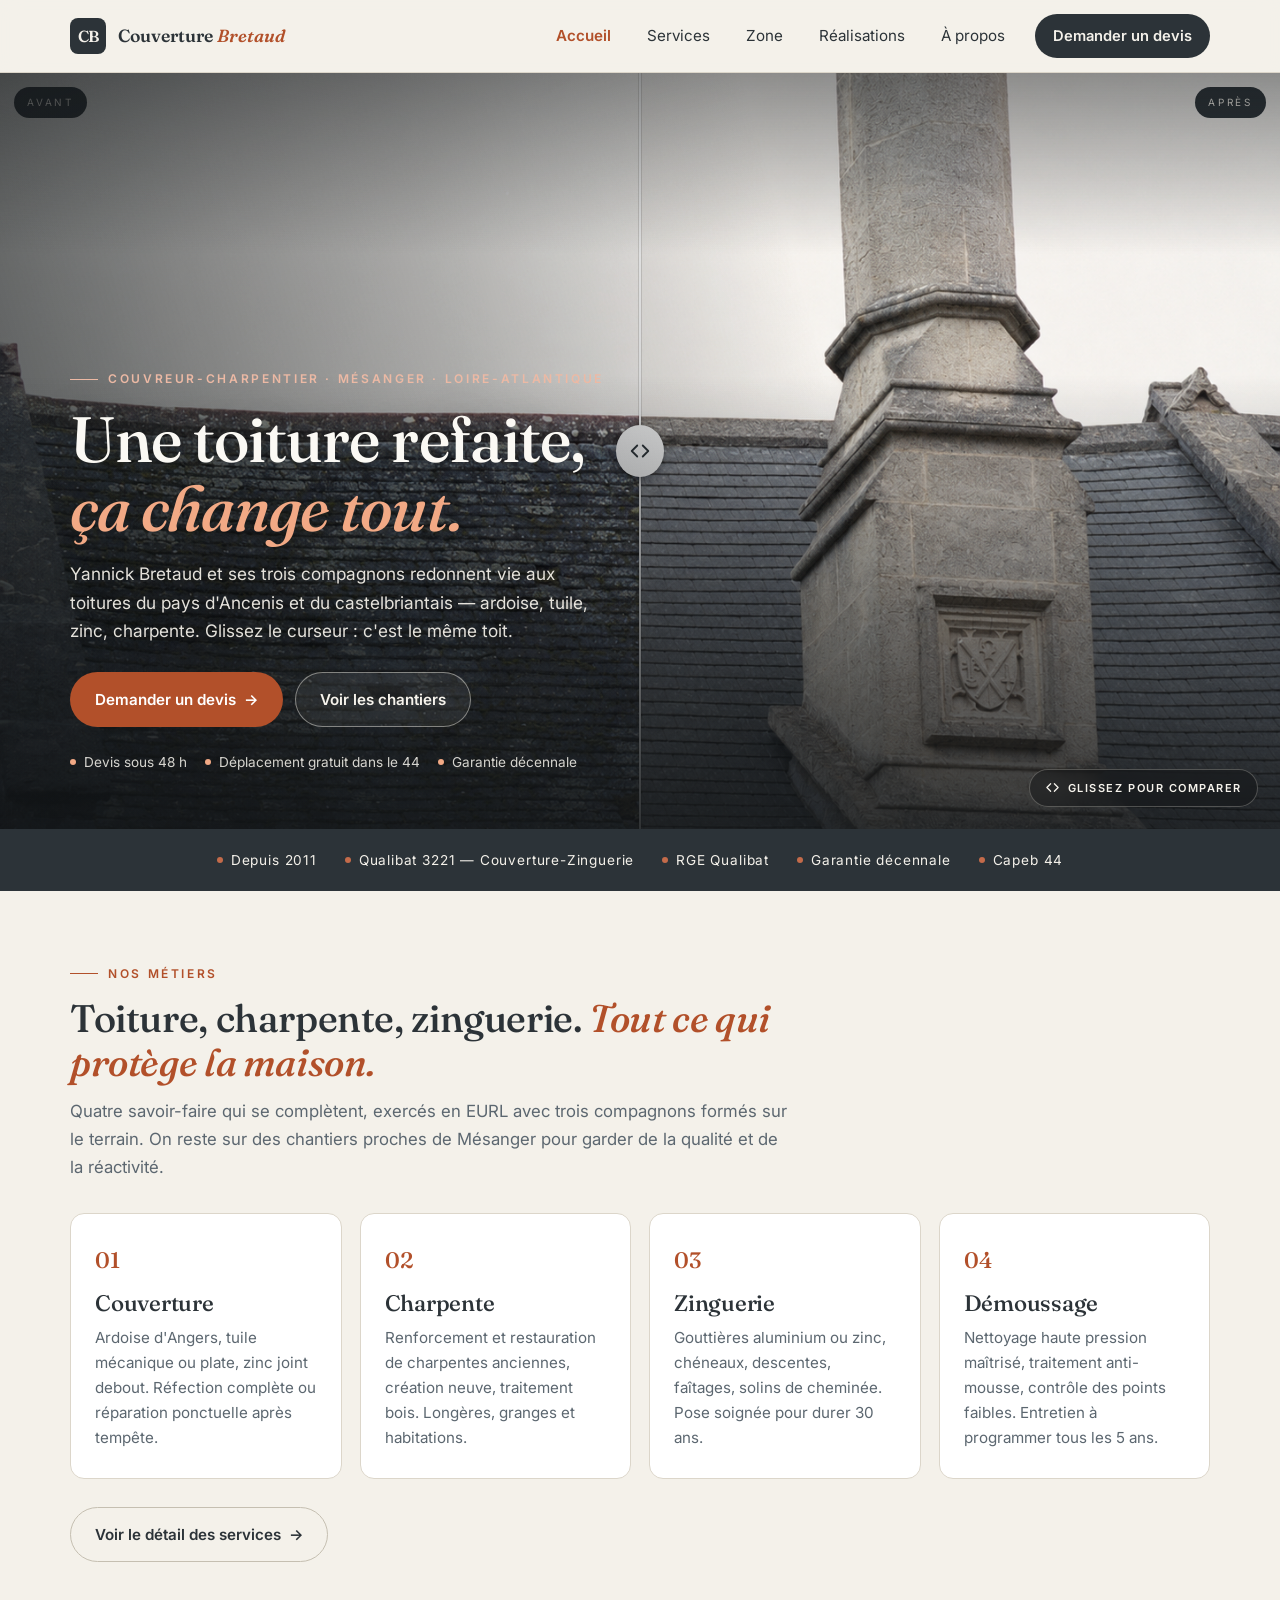
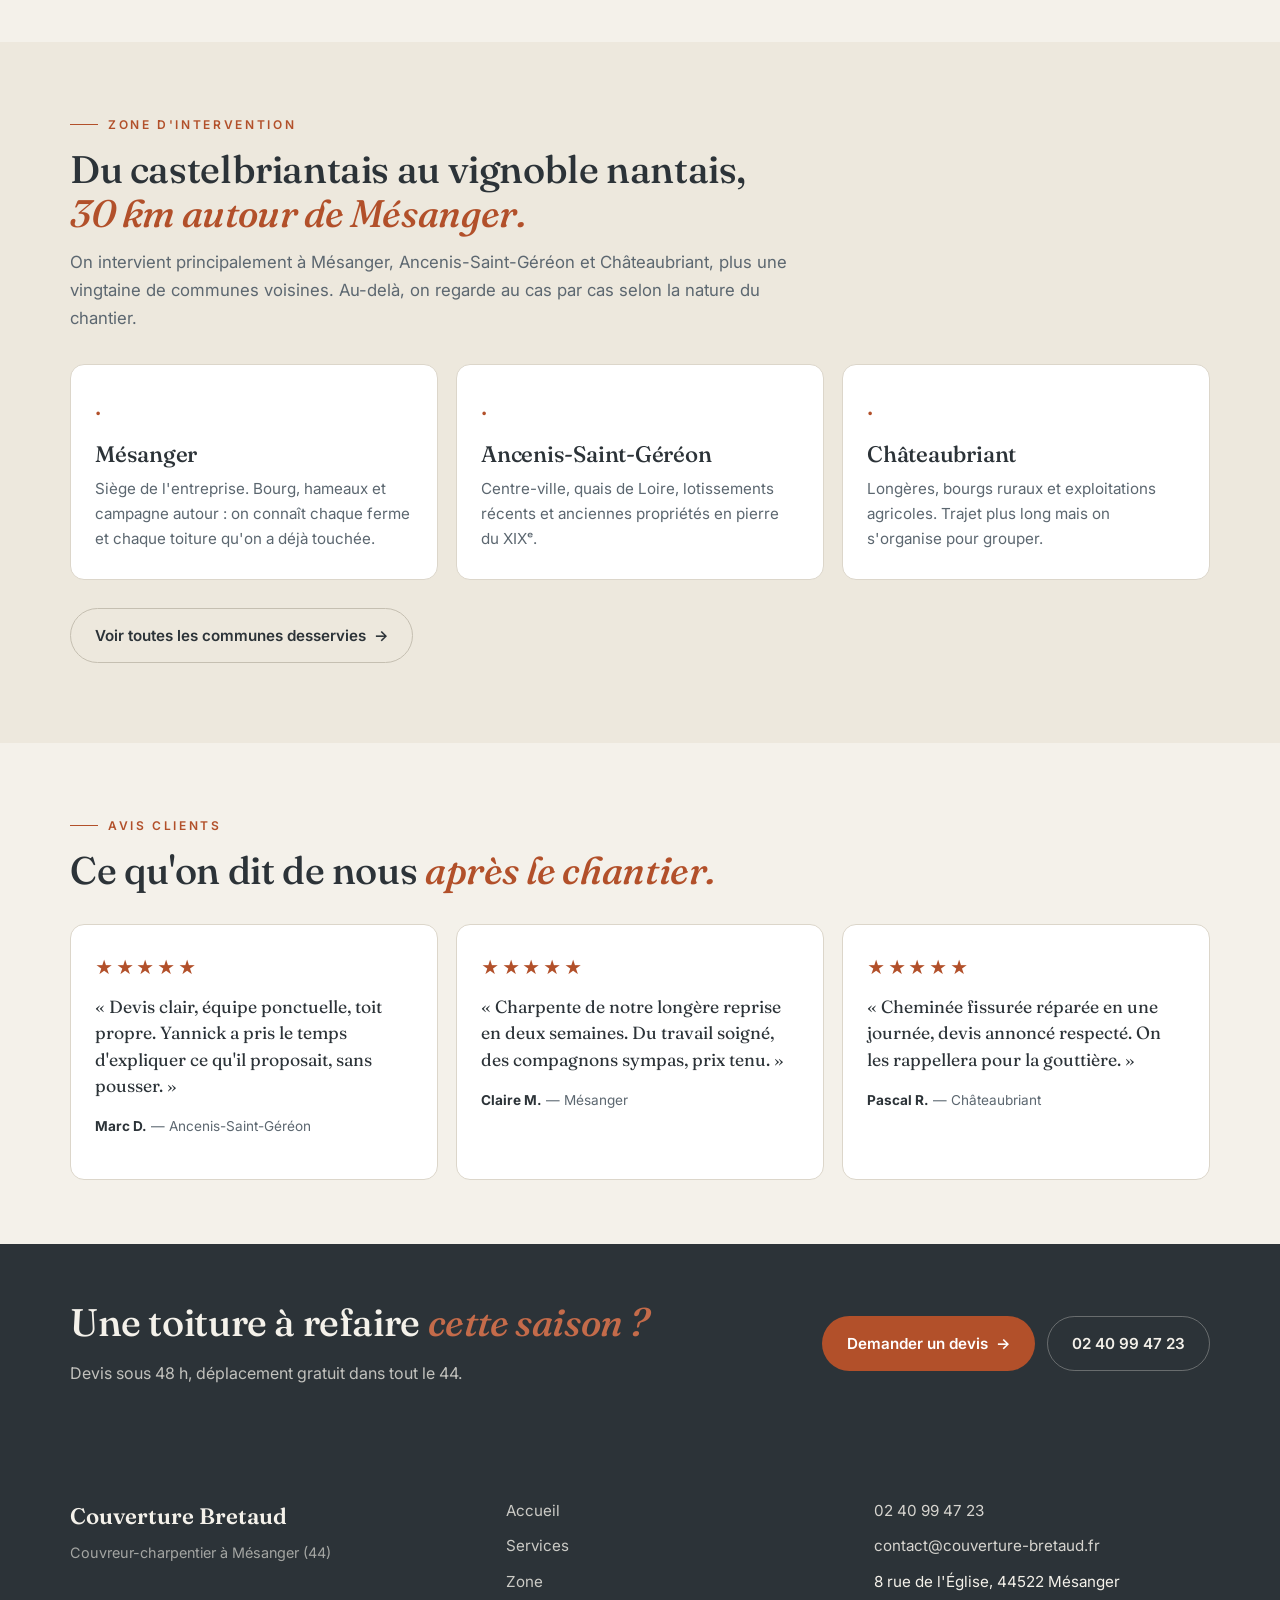
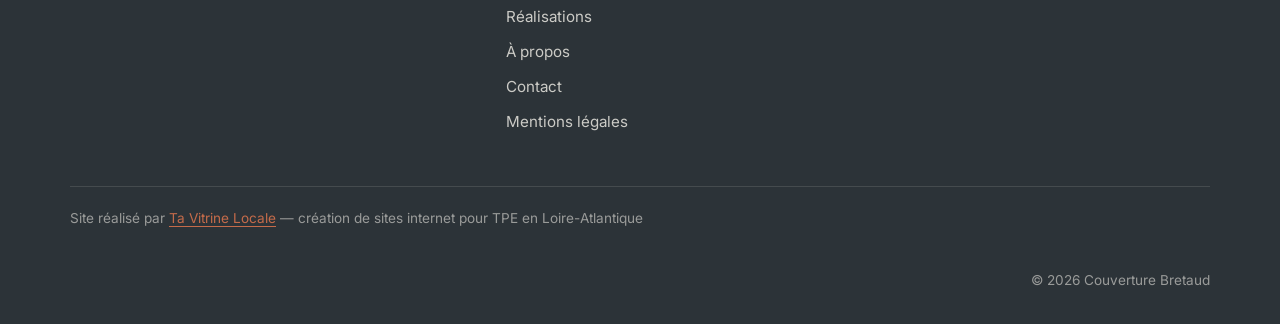
<file: index.html>
<!DOCTYPE html>
<html lang="fr">
<head>
  <meta charset="UTF-8" />
  <meta name="viewport" content="width=device-width, initial-scale=1, viewport-fit=cover" />
  <meta name="theme-color" content="#2C3338" />

  <title>Couverture Bretaud · Couvreur-charpentier à Mésanger (44)</title>
  <meta name="description" content="Couvreur-charpentier à Mésanger (44). Toiture ardoise, charpente, zinguerie, isolation. Devis gratuit en Loire-Atlantique. Qualibat RGE et décennale." />
  <link rel="canonical" href="https://couvreur.tavitrinelocale.fr/" />
  <meta name="robots" content="noindex, follow" />

  <meta property="og:type" content="website" />
  <meta property="og:title" content="Couverture Bretaud · Couvreur-charpentier à Mésanger" />
  <meta property="og:description" content="Réfection toiture, charpente, zinguerie et isolation en Loire-Atlantique. Devis sous 48 h." />
  <meta property="og:url" content="https://couvreur.tavitrinelocale.fr/" />
  <meta property="og:locale" content="fr_FR" />
  <meta property="og:site_name" content="Couverture Bretaud" />

  <link rel="preconnect" href="https://fonts.googleapis.com" />
  <link rel="preconnect" href="https://fonts.gstatic.com" crossorigin />
  <link href="https://fonts.googleapis.com/css2?family=Fraunces:opsz,wght@9..144,400;9..144,500;9..144,600;9..144,700&family=Inter:wght@400;500;600;700&display=swap" rel="stylesheet" />

  <link rel="stylesheet" href="style.css" />

  <script type="application/ld+json">
  {
    "@context": "https://schema.org",
    "@type": "RoofingContractor",
    "@id": "https://couvreur.tavitrinelocale.fr/#business",
    "name": "Couverture Bretaud",
    "description": "Couvreur-charpentier à Mésanger (44). Réfection toiture ardoise, tuile, zinc, charpente, isolation et démoussage en Loire-Atlantique.",
    "url": "https://couvreur.tavitrinelocale.fr/",
    "telephone": "+33240994723",
    "email": "contact@couverture-bretaud.fr",
    "address": {
      "@type": "PostalAddress",
      "streetAddress": "8 rue de l'Église",
      "postalCode": "44522",
      "addressLocality": "Mésanger",
      "addressRegion": "Pays de la Loire",
      "addressCountry": "FR"
    },
    "areaServed": ["Mésanger", "Ancenis-Saint-Géréon", "Châteaubriant", "Loire-Atlantique"],
    "foundingDate": "2011",
    "priceRange": "€€"
  }
  </script>

  <script type="application/ld+json">
  {
    "@context": "https://schema.org",
    "@type": "WebSite",
    "@id": "https://couvreur.tavitrinelocale.fr/#website",
    "url": "https://couvreur.tavitrinelocale.fr/",
    "name": "Couverture Bretaud",
    "description": "Site officiel de Couverture Bretaud — couvreur-charpentier à Mésanger (44).",
    "publisher": { "@id": "https://couvreur.tavitrinelocale.fr/#business" },
    "inLanguage": "fr-FR"
  }
  </script>
</head>
<body>
  <a href="#main" class="skip-link">Aller au contenu</a>

  <header class="site-header">
    <div class="container site-header__inner">
      <a href="index.html" class="brand" aria-label="Couverture Bretaud — accueil">
        <span class="brand__mark" aria-hidden="true">CB</span>
        <span class="brand__name">Couverture <em>Bretaud</em></span>
      </a>
      <nav class="nav" aria-label="Navigation principale">
        <a href="index.html" class="nav__link is-active">Accueil</a>
        <a href="services.html" class="nav__link">Services</a>
        <a href="zone-intervention.html" class="nav__link">Zone</a>
        <a href="realisations.html" class="nav__link">Réalisations</a>
        <a href="a-propos.html" class="nav__link">À propos</a>
        <a href="contact.html" class="nav__cta">Demander un devis</a>
      </nav>
      <button type="button" class="burger" data-burger aria-label="Ouvrir le menu" aria-expanded="false" aria-controls="mobile-drawer">
        <span></span><span></span><span></span>
      </button>
    </div>
  </header>

  <div class="mobile-drawer" id="mobile-drawer" data-drawer data-open="false" aria-label="Menu mobile">
    <a href="index.html">Accueil</a>
    <a href="services.html">Services</a>
    <a href="zone-intervention.html">Zone d'intervention</a>
    <a href="realisations.html">Réalisations</a>
    <a href="a-propos.html">À propos</a>
    <a href="contact.html" class="mobile-drawer__cta">Demander un devis</a>
  </div>

  <main id="main">

    <!-- HERO — Avant / Après plein cadre -->
    <section class="hero-compare" aria-label="Couverture Bretaud — couvreur-charpentier à Mésanger">
      <div class="compare hero-compare__media" data-compare style="--split: 58%;">
        <div class="compare__layer compare__layer--after" aria-hidden="true">
          <img src="images/apres-3.png" alt="Toiture en ardoise rejointoyée à neuf et démoussée à Châteaubriant" width="1200" height="900" fetchpriority="high" decoding="async" />
        </div>
        <div class="compare__layer compare__layer--before" aria-hidden="true">
          <img src="images/avant-3.png" alt="Toiture en ardoise moussue aux joints partis avant travaux" width="1200" height="900" decoding="async" />
        </div>
        <span class="compare__label compare__label--before" aria-hidden="true">Avant</span>
        <span class="compare__label compare__label--after" aria-hidden="true">Après</span>
        <button type="button" class="compare__handle" data-compare-handle role="slider"
                aria-label="Faire glisser pour comparer une toiture avant et après réfection"
                aria-valuemin="0" aria-valuemax="100" aria-valuenow="58">
          <span class="compare__handle-line" aria-hidden="true"></span>
          <span class="compare__handle-knob" aria-hidden="true">
            <svg viewBox="0 0 24 24" fill="none" stroke="currentColor" stroke-width="2" stroke-linecap="round" stroke-linejoin="round">
              <polyline points="9 6 3 12 9 18"></polyline>
              <polyline points="15 6 21 12 15 18"></polyline>
            </svg>
          </span>
        </button>
      </div>

      <div class="hero-compare__scrim" aria-hidden="true"></div>

      <div class="container hero-compare__inner">
        <div class="hero-compare__panel">
          <span class="kicker">Couvreur-charpentier · Mésanger · Loire-Atlantique</span>
          <h1 class="hero-compare__title">Une toiture refaite,<br /><em>ça change tout.</em></h1>
          <p class="hero__sub">
            Yannick Bretaud et ses trois compagnons redonnent vie aux toitures du pays d'Ancenis et du castelbriantais — ardoise, tuile, zinc, charpente. Glissez le curseur : c'est le même toit.
          </p>
          <div class="hero__actions">
            <a class="btn btn--primary" href="contact.html">Demander un devis <span class="btn__arrow" aria-hidden="true">→</span></a>
            <a class="btn btn--ghost btn--ghost-light" href="realisations.html">Voir les chantiers</a>
          </div>
          <ul class="hero__proofs">
            <li>Devis sous 48 h</li>
            <li>Déplacement gratuit dans le 44</li>
            <li>Garantie décennale</li>
          </ul>
        </div>
      </div>

      <span class="hero-compare__hint" aria-hidden="true">
        <svg viewBox="0 0 24 24" fill="none" stroke="currentColor" stroke-width="2" stroke-linecap="round" stroke-linejoin="round"><polyline points="9 6 3 12 9 18"></polyline><polyline points="15 6 21 12 15 18"></polyline></svg>
        Glissez pour comparer
      </span>
    </section>

    <!-- TRUST BAR -->
    <section class="trust-bar" aria-label="Repères de confiance">
      <div class="container trust-bar__inner">
        <span class="trust-bar__item">Depuis 2011</span>
        <span class="trust-bar__item">Qualibat 3221 — Couverture-Zinguerie</span>
        <span class="trust-bar__item">RGE Qualibat</span>
        <span class="trust-bar__item">Garantie décennale</span>
        <span class="trust-bar__item">Capeb 44</span>
      </div>
    </section>

    <!-- SERVICES COURTS -->
    <section class="section">
      <div class="container">
        <div class="section-head">
          <span class="kicker">Nos métiers</span>
          <h2>Toiture, charpente, zinguerie. <em>Tout ce qui protège la maison.</em></h2>
          <p>Quatre savoir-faire qui se complètent, exercés en EURL avec trois compagnons formés sur le terrain. On reste sur des chantiers proches de Mésanger pour garder de la qualité et de la réactivité.</p>
        </div>
        <div class="cards">
          <article class="card">
            <span class="card__num">01</span>
            <h3>Couverture</h3>
            <p>Ardoise d'Angers, tuile mécanique ou plate, zinc joint debout. Réfection complète ou réparation ponctuelle après tempête.</p>
          </article>
          <article class="card">
            <span class="card__num">02</span>
            <h3>Charpente</h3>
            <p>Renforcement et restauration de charpentes anciennes, création neuve, traitement bois. Longères, granges et habitations.</p>
          </article>
          <article class="card">
            <span class="card__num">03</span>
            <h3>Zinguerie</h3>
            <p>Gouttières aluminium ou zinc, chéneaux, descentes, faîtages, solins de cheminée. Pose soignée pour durer 30 ans.</p>
          </article>
          <article class="card">
            <span class="card__num">04</span>
            <h3>Démoussage</h3>
            <p>Nettoyage haute pression maîtrisé, traitement anti-mousse, contrôle des points faibles. Entretien à programmer tous les 5 ans.</p>
          </article>
        </div>
        <p style="margin-top: 28px;"><a class="btn btn--ghost" href="services.html">Voir le détail des services <span class="btn__arrow" aria-hidden="true">→</span></a></p>
      </div>
    </section>

    <!-- ZONE COURTE -->
    <section class="section section--soft">
      <div class="container">
        <div class="section-head">
          <span class="kicker">Zone d'intervention</span>
          <h2>Du castelbriantais au vignoble nantais, <em>30 km autour de Mésanger.</em></h2>
          <p>On intervient principalement à Mésanger, Ancenis-Saint-Géréon et Châteaubriant, plus une vingtaine de communes voisines. Au-delà, on regarde au cas par cas selon la nature du chantier.</p>
        </div>
        <div class="cards">
          <article class="card">
            <span class="card__num">·</span>
            <h3>Mésanger</h3>
            <p>Siège de l'entreprise. Bourg, hameaux et campagne autour : on connaît chaque ferme et chaque toiture qu'on a déjà touchée.</p>
          </article>
          <article class="card">
            <span class="card__num">·</span>
            <h3>Ancenis-Saint-Géréon</h3>
            <p>Centre-ville, quais de Loire, lotissements récents et anciennes propriétés en pierre du XIXᵉ.</p>
          </article>
          <article class="card">
            <span class="card__num">·</span>
            <h3>Châteaubriant</h3>
            <p>Longères, bourgs ruraux et exploitations agricoles. Trajet plus long mais on s'organise pour grouper.</p>
          </article>
        </div>
        <p style="margin-top: 28px;"><a class="btn btn--ghost" href="zone-intervention.html">Voir toutes les communes desservies <span class="btn__arrow" aria-hidden="true">→</span></a></p>
      </div>
    </section>

    <!-- AVIS -->
    <section class="section">
      <div class="container">
        <div class="section-head">
          <span class="kicker">Avis clients</span>
          <h2>Ce qu'on dit de nous <em>après le chantier.</em></h2>
        </div>
        <div class="reviews">
          <article class="review">
            <div class="review__stars" aria-label="5 étoiles sur 5">★★★★★</div>
            <p class="review__quote">« Devis clair, équipe ponctuelle, toit propre. Yannick a pris le temps d'expliquer ce qu'il proposait, sans pousser. »</p>
            <p class="review__author"><strong>Marc D.</strong> — Ancenis-Saint-Géréon</p>
          </article>
          <article class="review">
            <div class="review__stars" aria-label="5 étoiles sur 5">★★★★★</div>
            <p class="review__quote">« Charpente de notre longère reprise en deux semaines. Du travail soigné, des compagnons sympas, prix tenu. »</p>
            <p class="review__author"><strong>Claire M.</strong> — Mésanger</p>
          </article>
          <article class="review">
            <div class="review__stars" aria-label="5 étoiles sur 5">★★★★★</div>
            <p class="review__quote">« Cheminée fissurée réparée en une journée, devis annoncé respecté. On les rappellera pour la gouttière. »</p>
            <p class="review__author"><strong>Pascal R.</strong> — Châteaubriant</p>
          </article>
        </div>
      </div>
    </section>

    <!-- CTA FINAL -->
    <section class="cta-band">
      <div class="container cta-band__inner">
        <div>
          <h2>Une toiture à refaire <em>cette saison ?</em></h2>
          <p>Devis sous 48 h, déplacement gratuit dans tout le 44.</p>
        </div>
        <div style="display:flex; flex-wrap:wrap; gap:12px;">
          <a class="btn btn--primary" href="contact.html">Demander un devis <span class="btn__arrow" aria-hidden="true">→</span></a>
          <a class="btn btn--ghost" href="tel:+33240994723">02 40 99 47 23</a>
        </div>
      </div>
    </section>

  </main>

  <footer class="footer">
    <div class="footer__inner">
      <div class="footer__brand">
        <span class="footer__name">Couverture Bretaud</span>
        <span class="footer__tag">Couvreur-charpentier à Mésanger (44)</span>
      </div>
      <nav class="footer__nav" aria-label="Pied de page">
        <a href="index.html">Accueil</a>
        <a href="services.html">Services</a>
        <a href="zone-intervention.html">Zone</a>
        <a href="realisations.html">Réalisations</a>
        <a href="a-propos.html">À propos</a>
        <a href="contact.html">Contact</a>
        <a href="mentions.html">Mentions légales</a>
      </nav>
      <div class="footer__contact">
        <a href="tel:+33240994723">02 40 99 47 23</a>
        <a href="mailto:contact@couverture-bretaud.fr">contact@couverture-bretaud.fr</a>
        <span>8 rue de l'Église, 44522 Mésanger</span>
      </div>
      <p class="footer__credit">
        Site réalisé par <a href="https://tavitrinelocale.fr" rel="noopener">Ta Vitrine Locale</a> — création de sites internet pour TPE en Loire-Atlantique
      </p>
      <p class="footer__copy">© <span data-year>2026</span> Couverture Bretaud</p>
    </div>
  </footer>

  <script src="script.js" defer></script>
</body>
</html>
</file>
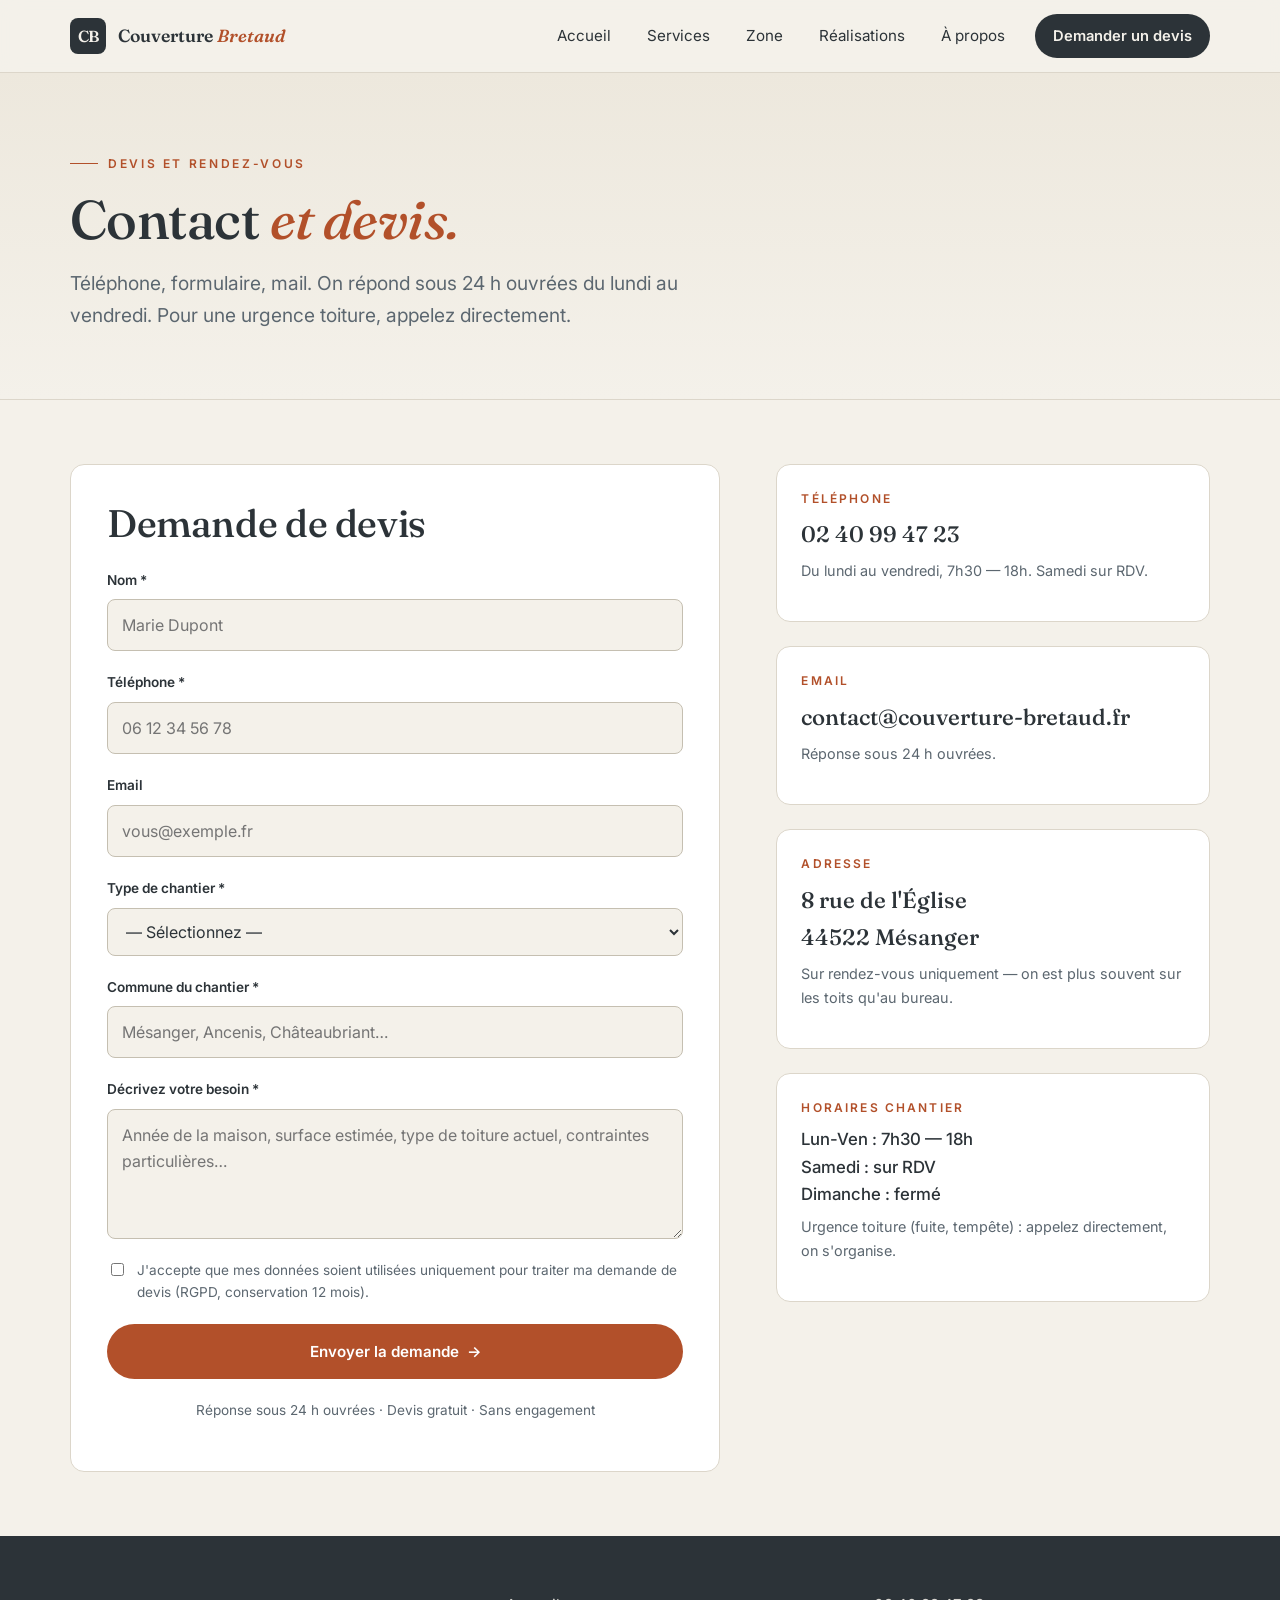
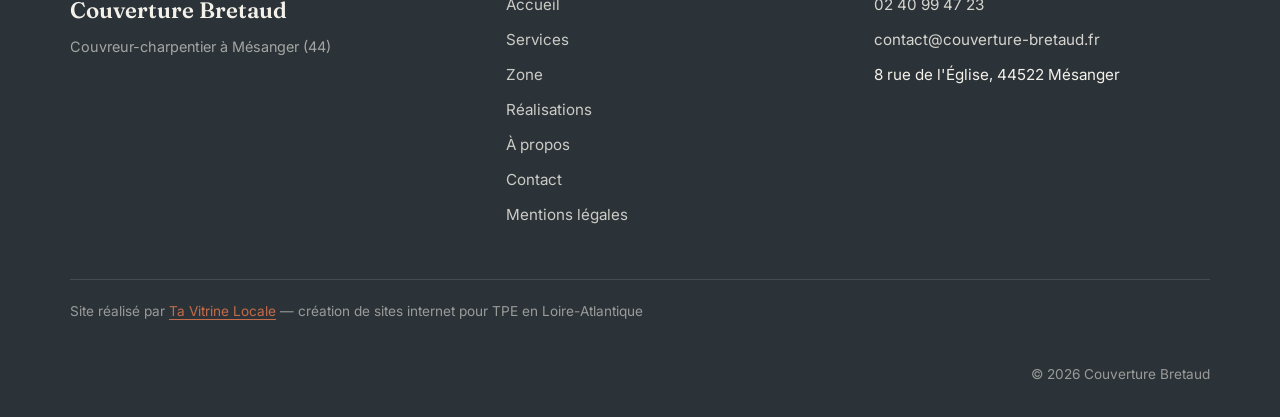
<file: contact.html>
<!DOCTYPE html>
<html lang="fr">
<head>
  <meta charset="UTF-8" />
  <meta name="viewport" content="width=device-width, initial-scale=1, viewport-fit=cover" />
  <meta name="theme-color" content="#2C3338" />

  <title>Contact · Couverture Bretaud, Mésanger (44)</title>
  <meta name="description" content="8 rue de l'Église à Mésanger. Tél 02 40 99 47 23. Devis gratuit, déplacement sans frais en Loire-Atlantique." />
  <link rel="canonical" href="https://couvreur.tavitrinelocale.fr/contact.html" />
  <meta name="robots" content="noindex, follow" />

  <meta property="og:type" content="website" />
  <meta property="og:title" content="Contact — Couverture Bretaud (44)" />
  <meta property="og:description" content="Devis gratuit, déplacement sans frais en Loire-Atlantique." />
  <meta property="og:url" content="https://couvreur.tavitrinelocale.fr/contact.html" />
  <meta property="og:locale" content="fr_FR" />
  <meta property="og:site_name" content="Couverture Bretaud" />

  <link rel="preconnect" href="https://fonts.googleapis.com" />
  <link rel="preconnect" href="https://fonts.gstatic.com" crossorigin />
  <link href="https://fonts.googleapis.com/css2?family=Fraunces:opsz,wght@9..144,400;9..144,500;9..144,600;9..144,700&family=Inter:wght@400;500;600;700&display=swap" rel="stylesheet" />

  <link rel="stylesheet" href="style.css" />

  <script type="application/ld+json">
  {
    "@context": "https://schema.org",
    "@type": "BreadcrumbList",
    "itemListElement": [
      { "@type": "ListItem", "position": 1, "name": "Accueil", "item": "https://couvreur.tavitrinelocale.fr/" },
      { "@type": "ListItem", "position": 2, "name": "Contact", "item": "https://couvreur.tavitrinelocale.fr/contact.html" }
    ]
  }
  </script>
</head>
<body>
  <a href="#main" class="skip-link">Aller au contenu</a>

  <header class="site-header">
    <div class="container site-header__inner">
      <a href="index.html" class="brand" aria-label="Couverture Bretaud — accueil">
        <span class="brand__mark" aria-hidden="true">CB</span>
        <span class="brand__name">Couverture <em>Bretaud</em></span>
      </a>
      <nav class="nav" aria-label="Navigation principale">
        <a href="index.html" class="nav__link">Accueil</a>
        <a href="services.html" class="nav__link">Services</a>
        <a href="zone-intervention.html" class="nav__link">Zone</a>
        <a href="realisations.html" class="nav__link">Réalisations</a>
        <a href="a-propos.html" class="nav__link">À propos</a>
        <a href="contact.html" class="nav__cta">Demander un devis</a>
      </nav>
      <button type="button" class="burger" data-burger aria-label="Ouvrir le menu" aria-expanded="false" aria-controls="mobile-drawer">
        <span></span><span></span><span></span>
      </button>
    </div>
  </header>

  <div class="mobile-drawer" id="mobile-drawer" data-drawer data-open="false" aria-label="Menu mobile">
    <a href="index.html">Accueil</a>
    <a href="services.html">Services</a>
    <a href="zone-intervention.html">Zone d'intervention</a>
    <a href="realisations.html">Réalisations</a>
    <a href="a-propos.html">À propos</a>
    <a href="contact.html" class="mobile-drawer__cta">Demander un devis</a>
  </div>

  <main id="main">

    <section class="page-hero">
      <div class="container">
        <span class="kicker">Devis et rendez-vous</span>
        <h1>Contact <em>et devis.</em></h1>
        <p class="lede">Téléphone, formulaire, mail. On répond sous 24 h ouvrées du lundi au vendredi. Pour une urgence toiture, appelez directement.</p>
      </div>
    </section>

    <section class="section">
      <div class="container">
        <div class="contact-grid">

          <!-- FORMULAIRE -->
          <!-- Démo : formulaire non fonctionnel -->
          <form class="contact-form" action="#" method="post" novalidate>
            <h2 style="margin-bottom: 24px;">Demande de devis</h2>

            <div class="field">
              <label for="nom">Nom *</label>
              <input type="text" id="nom" name="nom" placeholder="Marie Dupont" required />
            </div>

            <div class="field">
              <label for="tel">Téléphone *</label>
              <input type="tel" id="tel" name="tel" placeholder="06 12 34 56 78" required />
            </div>

            <div class="field">
              <label for="email">Email</label>
              <input type="email" id="email" name="email" placeholder="vous@exemple.fr" />
            </div>

            <div class="field">
              <label for="chantier">Type de chantier *</label>
              <select id="chantier" name="chantier" required>
                <option value="">— Sélectionnez —</option>
                <option value="couverture">Réfection toiture (ardoise, tuile, zinc)</option>
                <option value="charpente">Charpente (création ou rénovation)</option>
                <option value="zinguerie">Zinguerie (gouttières, chéneaux)</option>
                <option value="isolation">Isolation combles</option>
                <option value="demoussage">Démoussage / entretien</option>
                <option value="urgence">Urgence (fuite, tempête)</option>
                <option value="autre">Autre / je ne sais pas</option>
              </select>
            </div>

            <div class="field">
              <label for="commune">Commune du chantier *</label>
              <input type="text" id="commune" name="commune" placeholder="Mésanger, Ancenis, Châteaubriant…" required />
            </div>

            <div class="field">
              <label for="message">Décrivez votre besoin *</label>
              <textarea id="message" name="message" placeholder="Année de la maison, surface estimée, type de toiture actuel, contraintes particulières…" required></textarea>
            </div>

            <div class="field field--check">
              <input type="checkbox" id="rgpd" name="rgpd" required />
              <label for="rgpd">J'accepte que mes données soient utilisées uniquement pour traiter ma demande de devis (RGPD, conservation 12 mois).</label>
            </div>

            <button type="submit" class="btn btn--primary btn--full">
              Envoyer la demande
              <span class="btn__arrow" aria-hidden="true">→</span>
            </button>

            <p class="text-soft" style="margin-top: 20px; font-size: 0.85rem; text-align: center;">
              Réponse sous 24 h ouvrées · Devis gratuit · Sans engagement
            </p>
          </form>

          <!-- INFOS -->
          <aside class="contact-info" aria-label="Coordonnées et horaires">
            <div class="contact-info__block">
              <span class="contact-info__label">Téléphone</span>
              <div class="contact-info__value"><a href="tel:+33240994723">02 40 99 47 23</a></div>
              <p class="contact-info__sub">Du lundi au vendredi, 7h30 — 18h. Samedi sur RDV.</p>
            </div>

            <div class="contact-info__block">
              <span class="contact-info__label">Email</span>
              <div class="contact-info__value"><a href="mailto:contact@couverture-bretaud.fr">contact@couverture-bretaud.fr</a></div>
              <p class="contact-info__sub">Réponse sous 24 h ouvrées.</p>
            </div>

            <div class="contact-info__block">
              <span class="contact-info__label">Adresse</span>
              <div class="contact-info__value">8 rue de l'Église<br/>44522 Mésanger</div>
              <p class="contact-info__sub">Sur rendez-vous uniquement — on est plus souvent sur les toits qu'au bureau.</p>
            </div>

            <div class="contact-info__block">
              <span class="contact-info__label">Horaires chantier</span>
              <div class="contact-info__value" style="font-size: 1.05rem; font-family: var(--font-sans);">
                Lun-Ven : 7h30 — 18h<br/>
                Samedi : sur RDV<br/>
                Dimanche : fermé
              </div>
              <p class="contact-info__sub">Urgence toiture (fuite, tempête) : appelez directement, on s'organise.</p>
            </div>
          </aside>

        </div>
      </div>
    </section>

  </main>

  <footer class="footer">
    <div class="footer__inner">
      <div class="footer__brand">
        <span class="footer__name">Couverture Bretaud</span>
        <span class="footer__tag">Couvreur-charpentier à Mésanger (44)</span>
      </div>
      <nav class="footer__nav" aria-label="Pied de page">
        <a href="index.html">Accueil</a>
        <a href="services.html">Services</a>
        <a href="zone-intervention.html">Zone</a>
        <a href="realisations.html">Réalisations</a>
        <a href="a-propos.html">À propos</a>
        <a href="contact.html">Contact</a>
        <a href="mentions.html">Mentions légales</a>
      </nav>
      <div class="footer__contact">
        <a href="tel:+33240994723">02 40 99 47 23</a>
        <a href="mailto:contact@couverture-bretaud.fr">contact@couverture-bretaud.fr</a>
        <span>8 rue de l'Église, 44522 Mésanger</span>
      </div>
      <p class="footer__credit">
        Site réalisé par <a href="https://tavitrinelocale.fr" rel="noopener">Ta Vitrine Locale</a> — création de sites internet pour TPE en Loire-Atlantique
      </p>
      <p class="footer__copy">© <span data-year>2026</span> Couverture Bretaud</p>
    </div>
  </footer>

  <script src="script.js" defer></script>
</body>
</html>
</file>
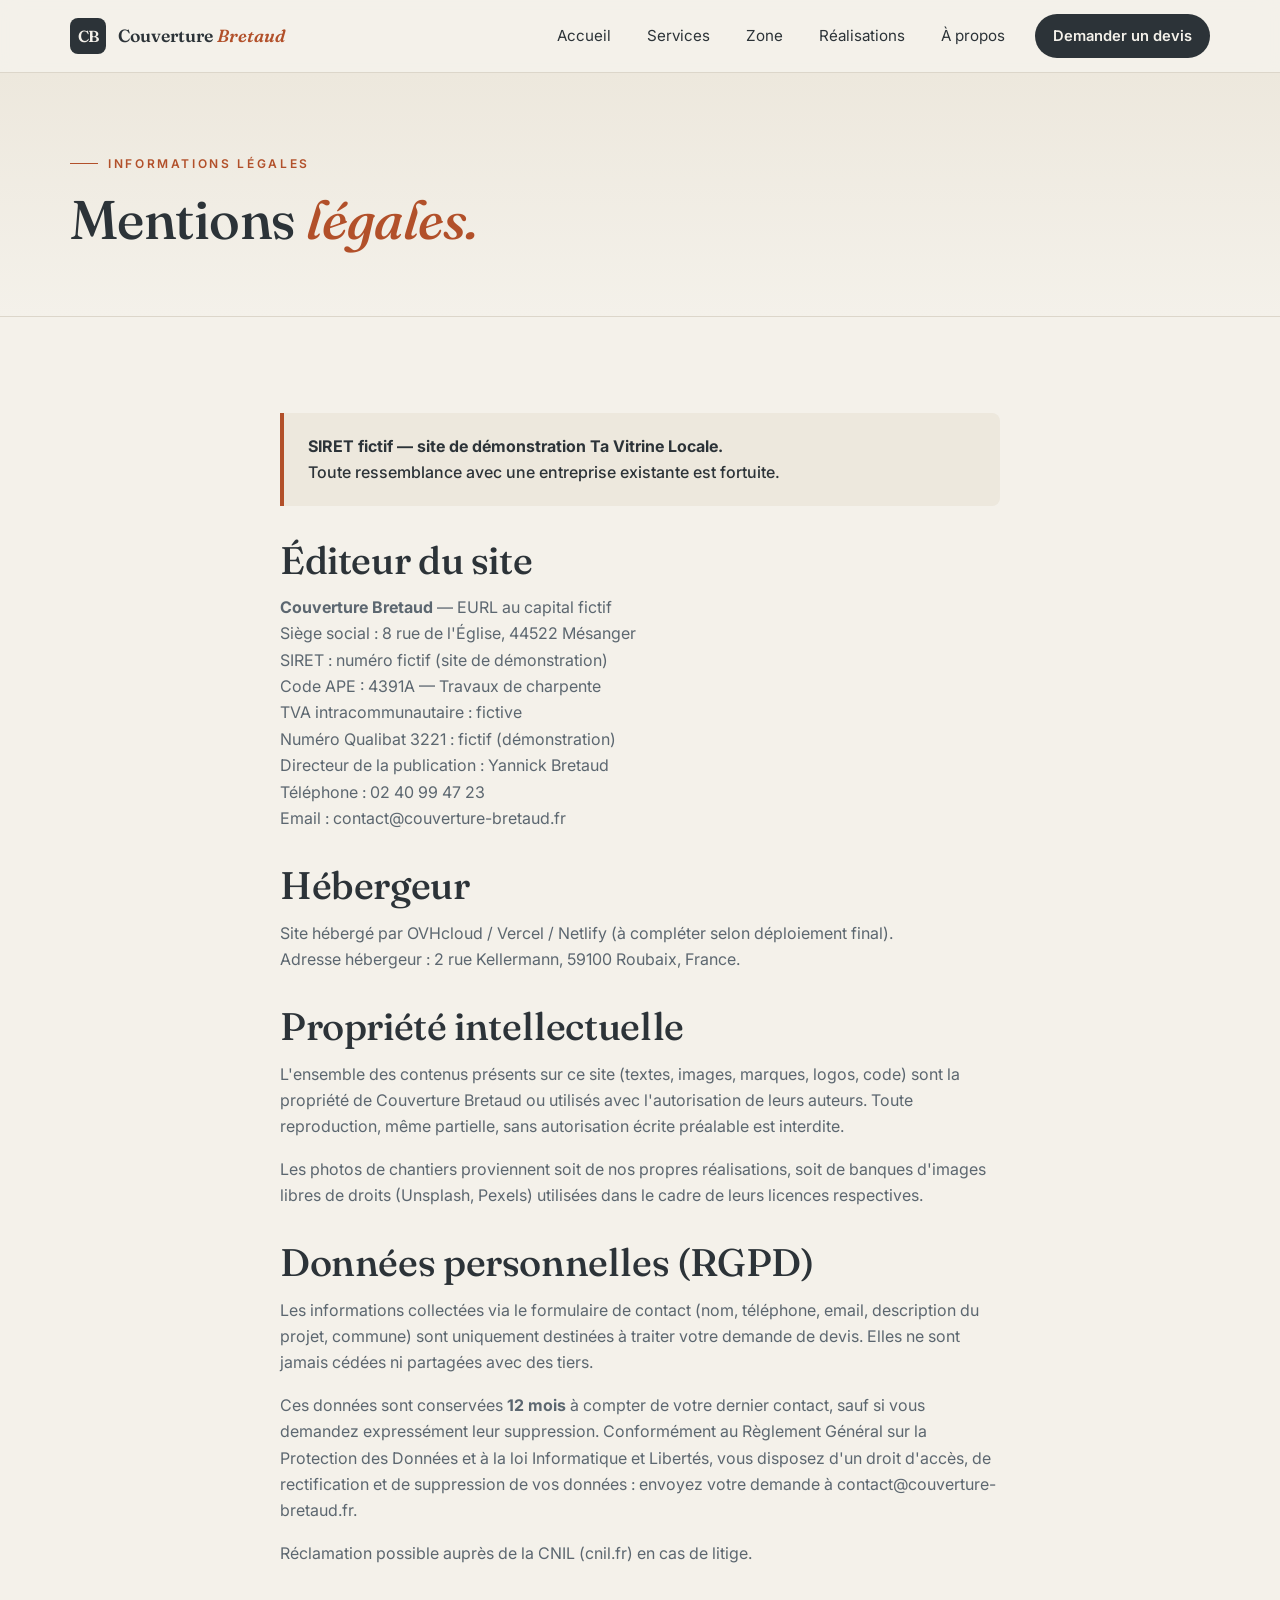
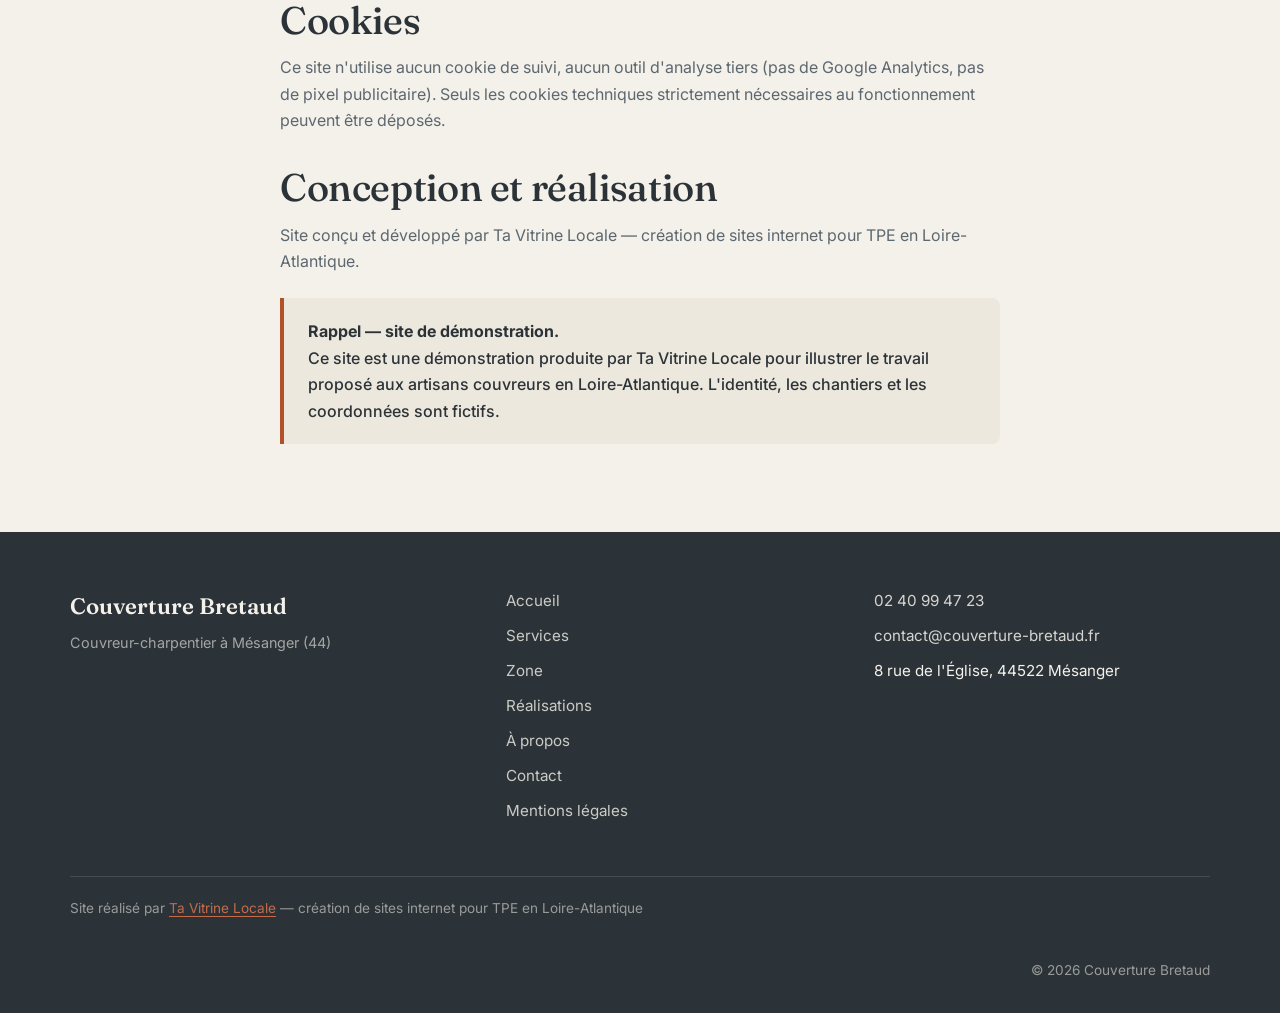
<file: mentions.html>
<!DOCTYPE html>
<html lang="fr">
<head>
  <meta charset="UTF-8" />
  <meta name="viewport" content="width=device-width, initial-scale=1, viewport-fit=cover" />
  <meta name="theme-color" content="#2C3338" />

  <title>Mentions légales · Couverture Bretaud</title>
  <meta name="description" content="Mentions légales et informations éditoriales du site Couverture Bretaud, couvreur-charpentier à Mésanger (44)." />
  <link rel="canonical" href="https://couvreur.tavitrinelocale.fr/mentions.html" />
  <meta name="robots" content="noindex, follow" />

  <meta property="og:type" content="website" />
  <meta property="og:title" content="Mentions légales — Couverture Bretaud" />
  <meta property="og:description" content="Informations éditoriales et données personnelles." />
  <meta property="og:url" content="https://couvreur.tavitrinelocale.fr/mentions.html" />
  <meta property="og:locale" content="fr_FR" />
  <meta property="og:site_name" content="Couverture Bretaud" />

  <link rel="preconnect" href="https://fonts.googleapis.com" />
  <link rel="preconnect" href="https://fonts.gstatic.com" crossorigin />
  <link href="https://fonts.googleapis.com/css2?family=Fraunces:opsz,wght@9..144,400;9..144,500;9..144,600;9..144,700&family=Inter:wght@400;500;600;700&display=swap" rel="stylesheet" />

  <link rel="stylesheet" href="style.css" />

  <script type="application/ld+json">
  {
    "@context": "https://schema.org",
    "@type": "BreadcrumbList",
    "itemListElement": [
      { "@type": "ListItem", "position": 1, "name": "Accueil", "item": "https://couvreur.tavitrinelocale.fr/" },
      { "@type": "ListItem", "position": 2, "name": "Mentions légales", "item": "https://couvreur.tavitrinelocale.fr/mentions.html" }
    ]
  }
  </script>
</head>
<body>
  <a href="#main" class="skip-link">Aller au contenu</a>

  <header class="site-header">
    <div class="container site-header__inner">
      <a href="index.html" class="brand" aria-label="Couverture Bretaud — accueil">
        <span class="brand__mark" aria-hidden="true">CB</span>
        <span class="brand__name">Couverture <em>Bretaud</em></span>
      </a>
      <nav class="nav" aria-label="Navigation principale">
        <a href="index.html" class="nav__link">Accueil</a>
        <a href="services.html" class="nav__link">Services</a>
        <a href="zone-intervention.html" class="nav__link">Zone</a>
        <a href="realisations.html" class="nav__link">Réalisations</a>
        <a href="a-propos.html" class="nav__link">À propos</a>
        <a href="contact.html" class="nav__cta">Demander un devis</a>
      </nav>
      <button type="button" class="burger" data-burger aria-label="Ouvrir le menu" aria-expanded="false" aria-controls="mobile-drawer">
        <span></span><span></span><span></span>
      </button>
    </div>
  </header>

  <div class="mobile-drawer" id="mobile-drawer" data-drawer data-open="false" aria-label="Menu mobile">
    <a href="index.html">Accueil</a>
    <a href="services.html">Services</a>
    <a href="zone-intervention.html">Zone d'intervention</a>
    <a href="realisations.html">Réalisations</a>
    <a href="a-propos.html">À propos</a>
    <a href="contact.html" class="mobile-drawer__cta">Demander un devis</a>
  </div>

  <main id="main">

    <section class="page-hero">
      <div class="container">
        <span class="kicker">Informations légales</span>
        <h1>Mentions <em>légales.</em></h1>
      </div>
    </section>

    <section class="section">
      <div class="container">
        <div class="legal">

          <p class="demo-warning">
            <strong>SIRET fictif — site de démonstration Ta Vitrine Locale.</strong><br/>
            Toute ressemblance avec une entreprise existante est fortuite.
          </p>

          <h2>Éditeur du site</h2>
          <p>
            <strong>Couverture Bretaud</strong> — EURL au capital fictif<br/>
            Siège social : 8 rue de l'Église, 44522 Mésanger<br/>
            SIRET : numéro fictif (site de démonstration)<br/>
            Code APE : 4391A — Travaux de charpente<br/>
            TVA intracommunautaire : fictive<br/>
            Numéro Qualibat 3221 : fictif (démonstration)<br/>
            Directeur de la publication : Yannick Bretaud<br/>
            Téléphone : <a href="tel:+33240994723">02 40 99 47 23</a><br/>
            Email : <a href="mailto:contact@couverture-bretaud.fr">contact@couverture-bretaud.fr</a>
          </p>

          <h2>Hébergeur</h2>
          <p>
            Site hébergé par OVHcloud / Vercel / Netlify (à compléter selon déploiement final).<br/>
            Adresse hébergeur : 2 rue Kellermann, 59100 Roubaix, France.
          </p>

          <h2>Propriété intellectuelle</h2>
          <p>
            L'ensemble des contenus présents sur ce site (textes, images, marques, logos, code) sont la propriété de Couverture Bretaud ou utilisés avec l'autorisation de leurs auteurs. Toute reproduction, même partielle, sans autorisation écrite préalable est interdite.
          </p>
          <p>
            Les photos de chantiers proviennent soit de nos propres réalisations, soit de banques d'images libres de droits (Unsplash, Pexels) utilisées dans le cadre de leurs licences respectives.
          </p>

          <h2>Données personnelles (RGPD)</h2>
          <p>
            Les informations collectées via le formulaire de contact (nom, téléphone, email, description du projet, commune) sont uniquement destinées à traiter votre demande de devis. Elles ne sont jamais cédées ni partagées avec des tiers.
          </p>
          <p>
            Ces données sont conservées <strong>12 mois</strong> à compter de votre dernier contact, sauf si vous demandez expressément leur suppression. Conformément au Règlement Général sur la Protection des Données et à la loi Informatique et Libertés, vous disposez d'un droit d'accès, de rectification et de suppression de vos données : envoyez votre demande à <a href="mailto:contact@couverture-bretaud.fr">contact@couverture-bretaud.fr</a>.
          </p>
          <p>
            Réclamation possible auprès de la CNIL (<a href="https://www.cnil.fr" rel="noopener">cnil.fr</a>) en cas de litige.
          </p>

          <h2>Cookies</h2>
          <p>
            Ce site n'utilise aucun cookie de suivi, aucun outil d'analyse tiers (pas de Google Analytics, pas de pixel publicitaire). Seuls les cookies techniques strictement nécessaires au fonctionnement peuvent être déposés.
          </p>

          <h2>Conception et réalisation</h2>
          <p>
            Site conçu et développé par <a href="https://tavitrinelocale.fr" rel="noopener" class="inline-link">Ta Vitrine Locale</a> — création de sites internet pour TPE en Loire-Atlantique.
          </p>

          <p class="demo-warning">
            <strong>Rappel — site de démonstration.</strong><br/>
            Ce site est une démonstration produite par Ta Vitrine Locale pour illustrer le travail proposé aux artisans couvreurs en Loire-Atlantique. L'identité, les chantiers et les coordonnées sont fictifs.
          </p>

        </div>
      </div>
    </section>

  </main>

  <footer class="footer">
    <div class="footer__inner">
      <div class="footer__brand">
        <span class="footer__name">Couverture Bretaud</span>
        <span class="footer__tag">Couvreur-charpentier à Mésanger (44)</span>
      </div>
      <nav class="footer__nav" aria-label="Pied de page">
        <a href="index.html">Accueil</a>
        <a href="services.html">Services</a>
        <a href="zone-intervention.html">Zone</a>
        <a href="realisations.html">Réalisations</a>
        <a href="a-propos.html">À propos</a>
        <a href="contact.html">Contact</a>
        <a href="mentions.html">Mentions légales</a>
      </nav>
      <div class="footer__contact">
        <a href="tel:+33240994723">02 40 99 47 23</a>
        <a href="mailto:contact@couverture-bretaud.fr">contact@couverture-bretaud.fr</a>
        <span>8 rue de l'Église, 44522 Mésanger</span>
      </div>
      <p class="footer__credit">
        Site réalisé par <a href="https://tavitrinelocale.fr" rel="noopener">Ta Vitrine Locale</a> — création de sites internet pour TPE en Loire-Atlantique
      </p>
      <p class="footer__copy">© <span data-year>2026</span> Couverture Bretaud</p>
    </div>
  </footer>

  <script src="script.js" defer></script>
</body>
</html>
</file>
<file: style.css>
/* =====================================================
   COUVERTURE BRETAUD — Couvreur-charpentier Mésanger (44)
   Mini-site démo Ta Vitrine Locale — feuille de style unique
   ===================================================== */

/* RESET LÉGER ----------------------------------------- */
*, *::before, *::after { box-sizing: border-box; }
html { -webkit-text-size-adjust: 100%; scroll-behavior: smooth; }
body {
  margin: 0;
  font-family: var(--font-sans);
  font-size: 16px;
  line-height: 1.65;
  color: var(--text);
  background: var(--bg);
  -webkit-font-smoothing: antialiased;
  text-rendering: optimizeLegibility;
}
img { max-width: 100%; display: block; }
button { font: inherit; cursor: pointer; }
a { color: inherit; text-decoration: none; }
ul { padding: 0; margin: 0; list-style: none; }
h1, h2, h3, h4 { margin: 0; font-family: var(--font-serif); font-weight: 500; line-height: 1.15; letter-spacing: -0.01em; }
p { margin: 0 0 1em; }

/* VARIABLES ------------------------------------------- */
:root {
  --bg: #F4F1EA;
  --bg-soft: #EDE8DD;
  --bg-dark: #2C3338;
  --text: #2C3338;
  --text-soft: #5C6770;
  --accent: #B2502A;
  --accent-soft: #C46B4A;
  --accent-deep: #944020;
  --zinc: #5C6770;
  --line: #DCD6CA;
  --line-strong: #C5BFB1;
  --surface: #FFFFFF;
  --radius: 14px;
  --radius-sm: 8px;
  --container: 1180px;
  --font-serif: 'Fraunces', Georgia, 'Times New Roman', serif;
  --font-sans: 'Inter', system-ui, -apple-system, sans-serif;
  --shadow-sm: 0 2px 8px rgba(44, 51, 56, 0.06);
  --shadow-md: 0 10px 30px -12px rgba(44, 51, 56, 0.18);
  --shadow-lg: 0 30px 70px -30px rgba(44, 51, 56, 0.35);
  --transition: 0.25s ease;
}

.container { width: 100%; max-width: var(--container); margin-inline: auto; padding-inline: 20px; }
.section { padding: 64px 0; }
.section--tight { padding: 48px 0; }
.section--dark { background: var(--bg-dark); color: #F4F1EA; }
.section--soft { background: var(--bg-soft); }

.kicker {
  display: inline-flex;
  align-items: center;
  gap: 10px;
  font-family: var(--font-sans);
  font-size: 12px;
  letter-spacing: 0.22em;
  text-transform: uppercase;
  color: var(--accent);
  font-weight: 600;
}
.kicker::before {
  content: "";
  width: 28px;
  height: 1px;
  background: var(--accent);
}

h1 { font-size: clamp(2rem, 5vw + 0.5rem, 3.4rem); }
h2 { font-size: clamp(1.6rem, 3vw + 0.4rem, 2.4rem); margin-bottom: 0.4em; }
h3 { font-size: clamp(1.15rem, 1.2vw + 0.6rem, 1.4rem); }
h4 { font-size: 1.05rem; font-weight: 600; }

em.accent { color: var(--accent); font-style: italic; }
.text-soft { color: var(--text-soft); }
.lede { font-size: clamp(1.05rem, 0.6vw + 0.95rem, 1.2rem); color: var(--text-soft); max-width: 56ch; }

/* SKIP LINK -------------------------------------------- */
.skip-link {
  position: absolute; top: -100px; left: 12px;
  background: var(--bg-dark); color: #F4F1EA;
  padding: 10px 14px; border-radius: var(--radius-sm);
  z-index: 1000; font-weight: 600;
}
.skip-link:focus { top: 12px; }

/* HEADER + NAV ---------------------------------------- */
.site-header {
  position: sticky; top: 0; z-index: 50;
  background: rgba(244, 241, 234, 0.92);
  backdrop-filter: blur(10px);
  -webkit-backdrop-filter: blur(10px);
  border-bottom: 1px solid var(--line);
}
.site-header__inner {
  display: flex; align-items: center; justify-content: space-between;
  gap: 16px;
  min-height: 72px;
}
.brand {
  display: inline-flex; align-items: center; gap: 12px;
  font-family: var(--font-serif); font-size: 1.1rem; font-weight: 600;
  color: var(--text);
}
.brand__mark {
  width: 36px; height: 36px;
  display: inline-flex; align-items: center; justify-content: center;
  background: var(--bg-dark); color: var(--bg);
  border-radius: 8px;
  font-family: var(--font-serif); font-weight: 600; font-size: 1rem;
  letter-spacing: -0.04em;
}
.brand__name em { font-style: italic; color: var(--accent); }
.nav { display: flex; align-items: center; gap: 8px; }
.nav__link {
  padding: 10px 14px;
  font-size: 0.95rem;
  color: var(--text);
  border-radius: 999px;
  transition: background var(--transition), color var(--transition);
}
.nav__link:hover { background: var(--bg-soft); }
.nav__link.is-active { color: var(--accent); font-weight: 600; }
.nav__cta {
  margin-left: 8px;
  padding: 10px 18px;
  background: var(--bg-dark);
  color: var(--bg);
  border-radius: 999px;
  font-weight: 600;
  font-size: 0.92rem;
  transition: background var(--transition);
}
.nav__cta:hover { background: var(--accent); color: #fff; }

.burger {
  display: none;
  width: 44px; height: 44px;
  border: 1px solid var(--line-strong);
  background: var(--surface);
  border-radius: 10px;
  position: relative;
}
.burger span {
  position: absolute; left: 11px; right: 11px; height: 2px;
  background: var(--text);
  transition: transform 0.3s ease, opacity 0.2s ease, top 0.3s ease;
}
.burger span:nth-child(1) { top: 14px; }
.burger span:nth-child(2) { top: 21px; }
.burger span:nth-child(3) { top: 28px; }
.burger[aria-expanded="true"] span:nth-child(1) { top: 21px; transform: rotate(45deg); }
.burger[aria-expanded="true"] span:nth-child(2) { opacity: 0; }
.burger[aria-expanded="true"] span:nth-child(3) { top: 21px; transform: rotate(-45deg); }

/* DRAWER MOBILE --------------------------------------- */
.mobile-drawer {
  position: fixed; inset: 0;
  background: var(--bg);
  z-index: 100;
  padding: 88px 24px 32px;
  transform: translateY(-100%);
  transition: transform 0.35s cubic-bezier(0.7, 0, 0.2, 1);
  display: flex; flex-direction: column; gap: 8px;
}
.mobile-drawer[data-open="true"] { transform: translateY(0); }
.mobile-drawer a {
  font-family: var(--font-serif);
  font-size: 1.6rem;
  padding: 12px 0;
  border-bottom: 1px solid var(--line);
  color: var(--text);
}
.mobile-drawer a:last-child { border-bottom: 0; }
.mobile-drawer__cta {
  margin-top: auto;
  background: var(--bg-dark) !important;
  color: var(--bg) !important;
  text-align: center;
  border-radius: 999px;
  padding: 16px !important;
  border-bottom: 0 !important;
  font-size: 1.05rem !important;
  font-family: var(--font-sans) !important;
  font-weight: 600 !important;
}

/* BUTTONS --------------------------------------------- */
.btn {
  display: inline-flex; align-items: center; gap: 8px;
  padding: 14px 24px;
  border-radius: 999px;
  font-weight: 600; font-size: 0.95rem;
  border: 1px solid transparent;
  transition: transform var(--transition), background var(--transition), color var(--transition), border-color var(--transition);
}
.btn:hover { transform: translateY(-1px); }
.btn--primary { background: var(--accent); color: #fff; }
.btn--primary:hover { background: var(--accent-deep); }
.btn--dark { background: var(--bg-dark); color: var(--bg); }
.btn--dark:hover { background: #1c2126; }
.btn--ghost { background: transparent; color: var(--text); border-color: var(--line-strong); }
.btn--ghost:hover { background: var(--bg-soft); }
.btn--full { width: 100%; justify-content: center; }
.btn__arrow { transition: transform var(--transition); }
.btn:hover .btn__arrow { transform: translateX(3px); }

/* HERO ACCUEIL ---------------------------------------- */
.hero {
  position: relative;
  padding: 88px 0 96px;
  overflow: hidden;
}
.hero__grid {
  display: grid;
  grid-template-columns: 1.1fr 1fr;
  gap: 48px;
  align-items: center;
}
.hero__content { max-width: 560px; }
.hero h1 {
  margin: 18px 0 20px;
}
.hero h1 em { font-style: italic; color: var(--accent); }
.hero__sub {
  font-size: 1.1rem;
  color: var(--text-soft);
  margin-bottom: 28px;
  max-width: 50ch;
}
.hero__actions { display: flex; flex-wrap: wrap; gap: 12px; margin-bottom: 32px; }
.hero__proofs {
  display: flex; flex-wrap: wrap; gap: 18px;
  font-size: 0.85rem; color: var(--text-soft);
  font-family: var(--font-sans);
}
.hero__proofs li {
  display: inline-flex; align-items: center; gap: 8px;
}
.hero__proofs li::before {
  content: ""; width: 6px; height: 6px;
  background: var(--accent); border-radius: 50%;
}
.hero__visual {
  position: relative;
  aspect-ratio: 4 / 5;
  border-radius: var(--radius);
  overflow: hidden;
  background: var(--bg-soft);
  box-shadow: var(--shadow-lg);
}
.hero__visual img { width: 100%; height: 100%; object-fit: cover; }
.hero__badge {
  position: absolute; bottom: 24px; left: 24px;
  background: rgba(244, 241, 234, 0.95);
  backdrop-filter: blur(8px);
  padding: 12px 18px;
  border-radius: 12px;
  font-size: 0.85rem;
  font-weight: 600;
  display: flex; flex-direction: column; gap: 2px;
  box-shadow: var(--shadow-md);
}
.hero__badge span:first-child { color: var(--accent); font-size: 0.75rem; letter-spacing: 0.15em; text-transform: uppercase; }

/* HERO ACCUEIL — variante Avant/Après plein cadre ----- */
.hero-compare {
  position: relative;
  min-height: clamp(540px, 84vh, 800px);
  display: flex;
  align-items: flex-end;
  overflow: hidden;
  background: var(--bg-dark);
  isolation: isolate;
}
.hero-compare .hero-compare__media {
  position: absolute;
  inset: 0;
  width: 100%;
  height: 100%;
  aspect-ratio: auto;
  border: 0;
  border-radius: 0;
  box-shadow: none;
  z-index: 0;
}
.hero-compare .hero-compare__media .compare__layer img { object-position: 50% 42%; }
.hero-compare__scrim {
  position: absolute;
  inset: 0;
  z-index: 2;
  pointer-events: none;
  background:
    linear-gradient(180deg, rgba(18,21,23,0.46) 0%, rgba(18,21,23,0) 24%, rgba(18,21,23,0) 40%, rgba(18,21,23,0.82) 100%),
    linear-gradient(74deg, rgba(18,21,23,0.74) 0%, rgba(18,21,23,0.32) 40%, rgba(18,21,23,0) 64%);
}
.hero-compare__inner {
  position: relative;
  z-index: 3;
  width: 100%;
  padding-top: 72px;
  padding-bottom: 56px;
  pointer-events: none;
}
.hero-compare__panel { max-width: 600px; }
.hero-compare .kicker { color: #ECB9A4; }
.hero-compare .kicker::before { background: #ECB9A4; }
.hero-compare__title {
  font-family: var(--font-serif);
  font-weight: 500;
  line-height: 1.07;
  letter-spacing: -0.015em;
  font-size: clamp(2.3rem, 5.4vw + 0.4rem, 4rem);
  margin: 16px 0 18px;
  color: #FBF9F4;
  text-shadow: 0 2px 38px rgba(0,0,0,0.42);
}
.hero-compare__title em { font-style: italic; color: #F2A985; }
.hero-compare .hero__sub {
  color: rgba(246,243,236,0.92);
  font-size: 1.08rem;
  max-width: 48ch;
  margin-bottom: 26px;
  text-shadow: 0 1px 18px rgba(0,0,0,0.45);
}
.hero-compare .hero__actions { pointer-events: auto; margin-bottom: 24px; }
.hero-compare .hero__proofs { color: rgba(246,243,236,0.86); pointer-events: auto; }
.hero-compare .hero__proofs li::before { background: #F2A985; }
.btn--ghost-light { background: rgba(255,255,255,0.06); color: #F6F3EC; border-color: rgba(246,243,236,0.45); }
.btn--ghost-light:hover { background: rgba(255,255,255,0.14); border-color: #F6F3EC; }
.hero-compare__hint {
  position: absolute;
  right: 22px;
  bottom: 22px;
  z-index: 3;
  display: inline-flex;
  align-items: center;
  gap: 8px;
  padding: 9px 15px;
  font-family: var(--font-sans);
  font-size: 11px;
  font-weight: 600;
  letter-spacing: 0.14em;
  text-transform: uppercase;
  color: #F6F3EC;
  background: rgba(18,21,23,0.5);
  -webkit-backdrop-filter: blur(6px);
  backdrop-filter: blur(6px);
  border: 1px solid rgba(246,243,236,0.25);
  border-radius: 999px;
  pointer-events: none;
}
.hero-compare__hint svg { width: 15px; height: 15px; }
@media (max-width: 760px) {
  .hero-compare { display: block; min-height: 0; }
  .hero-compare .hero-compare__media { position: relative; inset: auto; width: 100%; height: auto; aspect-ratio: 4 / 3; }
  .hero-compare__scrim { display: none; }
  .hero-compare__inner { padding: 26px 0 32px; }
  .hero-compare__hint { display: none; }
}

/* PAGE HERO (autres pages) ---------------------------- */
.page-hero {
  padding: 72px 0 48px;
  background: linear-gradient(180deg, var(--bg-soft) 0%, var(--bg) 100%);
  border-bottom: 1px solid var(--line);
}
.page-hero h1 {
  margin: 16px 0 16px;
  max-width: 18ch;
}
.page-hero h1 em { font-style: italic; color: var(--accent); }

/* TRUST BAR ------------------------------------------- */
.trust-bar {
  background: var(--bg-dark);
  color: #F4F1EA;
  padding: 20px 0;
}
.trust-bar__inner {
  display: flex; flex-wrap: wrap; gap: 12px 28px;
  align-items: center; justify-content: center;
  font-size: 0.85rem;
  font-family: var(--font-sans);
  letter-spacing: 0.06em;
}
.trust-bar__item { display: inline-flex; align-items: center; gap: 8px; }
.trust-bar__item::before {
  content: ""; width: 6px; height: 6px;
  border-radius: 50%; background: var(--accent-soft);
}

/* CARDS GRID GÉNÉRIQUE -------------------------------- */
.cards {
  display: grid;
  grid-template-columns: repeat(auto-fit, minmax(240px, 1fr));
  gap: 18px;
  margin-top: 32px;
}
.card {
  background: var(--surface);
  border: 1px solid var(--line);
  border-radius: var(--radius);
  padding: 28px 24px;
  transition: transform var(--transition), box-shadow var(--transition), border-color var(--transition);
}
.card:hover {
  transform: translateY(-2px);
  border-color: var(--line-strong);
  box-shadow: var(--shadow-md);
}
.card__num {
  display: inline-block;
  font-family: var(--font-serif);
  font-size: 1.4rem;
  font-weight: 500;
  color: var(--accent);
  margin-bottom: 12px;
}
.card h3 { margin-bottom: 8px; }
.card p { color: var(--text-soft); margin: 0; font-size: 0.95rem; }

/* SECTION HEADER ------------------------------------- */
.section-head {
  max-width: 720px;
  margin-bottom: 12px;
}
.section-head h2 { margin: 12px 0 14px; }
.section-head h2 em { font-style: italic; color: var(--accent); }
.section-head p { color: var(--text-soft); font-size: 1.05rem; }

/* SERVICE LONG (services.html) ------------------------ */
.service-block {
  display: grid;
  grid-template-columns: 150px 1fr 300px;
  gap: 40px;
  padding: 48px 0;
  border-bottom: 1px solid var(--line);
  align-items: start;
}
.service-block__media {
  margin: 0;
  border-radius: var(--radius);
  overflow: hidden;
  background: var(--bg-soft);
  border: 1px solid var(--line);
  aspect-ratio: 4 / 5;
}
.service-block__media img {
  width: 100%; height: 100%;
  object-fit: cover; display: block;
}
.service-block:last-child { border-bottom: 0; }
.service-block__num {
  font-family: var(--font-serif);
  font-size: 2rem;
  color: var(--accent);
}
.service-block__label {
  display: block;
  font-family: var(--font-sans);
  font-size: 0.8rem;
  letter-spacing: 0.2em;
  text-transform: uppercase;
  color: var(--text-soft);
  margin-top: 8px;
}
.service-block h2 { margin-bottom: 16px; }
.service-block ul {
  margin: 18px 0 24px;
  display: grid; gap: 8px;
}
.service-block ul li {
  position: relative; padding-left: 22px;
  color: var(--text-soft);
}
.service-block ul li::before {
  content: ""; position: absolute; left: 0; top: 10px;
  width: 12px; height: 2px; background: var(--accent);
}
.service-block a.inline-link {
  color: var(--accent); font-weight: 600;
  border-bottom: 1px solid currentColor;
}

/* ZONE BANNER (zone-intervention.html) --------------- */
.zone-banner {
  margin: 8px auto 0;
  max-width: var(--container);
  padding-inline: 20px;
}
.zone-banner img {
  width: 100%;
  height: clamp(220px, 30vw, 360px);
  object-fit: cover;
  border-radius: var(--radius);
  display: block;
}
.zone-banner figcaption {
  margin-top: 12px;
  font-size: 0.9rem;
  color: var(--text-soft);
  font-style: italic;
  text-align: center;
}

/* CTA BAND ------------------------------------------- */
.cta-band {
  background: var(--bg-dark);
  color: #F4F1EA;
  padding: 56px 0;
}
.cta-band__inner {
  display: grid; gap: 24px;
  grid-template-columns: 1fr auto;
  align-items: center;
}
.cta-band h2 { color: #F4F1EA; }
.cta-band h2 em { color: var(--accent-soft); font-style: italic; }
.cta-band p { color: rgba(244, 241, 234, 0.75); margin: 0; }
.cta-band .btn--ghost { color: #F4F1EA; border-color: rgba(244, 241, 234, 0.3); }
.cta-band .btn--ghost:hover { background: rgba(244, 241, 234, 0.08); }

/* ZONE INTERVENTION ---------------------------------- */
.zone-grid {
  display: grid;
  grid-template-columns: 0.9fr 1.1fr;
  gap: 56px;
  align-items: start;
  margin-top: 32px;
}
.zone-map {
  background: var(--surface);
  border: 1px solid var(--line);
  border-radius: var(--radius);
  padding: 24px;
  aspect-ratio: 1 / 1;
  display: flex; align-items: center; justify-content: center;
}
.zone-map svg { width: 100%; height: auto; }
.zone-city {
  border-bottom: 1px solid var(--line);
  padding: 20px 0;
}
.zone-city:first-child { padding-top: 0; }
.zone-city:last-child { border-bottom: 0; }
.zone-city h3 { color: var(--accent); margin-bottom: 6px; }
.zone-city p { color: var(--text-soft); margin: 0; font-size: 0.95rem; }
.zone-secondary {
  margin-top: 40px;
  padding: 28px;
  background: var(--surface);
  border: 1px solid var(--line);
  border-radius: var(--radius);
}
.zone-secondary h3 { margin-bottom: 14px; font-size: 1.1rem; }
.zone-tags {
  display: flex; flex-wrap: wrap; gap: 8px;
}
.zone-tags span {
  padding: 6px 12px;
  background: var(--bg-soft);
  border-radius: 999px;
  font-size: 0.85rem;
  color: var(--text);
}

/* RÉALISATIONS ---------------------------------------- */
.realisation {
  padding: 56px 0;
  border-bottom: 1px solid var(--line);
}
.realisation:last-of-type { border-bottom: 0; }
.realisation__head {
  display: grid;
  grid-template-columns: 1fr auto;
  gap: 16px;
  align-items: end;
  margin-bottom: 24px;
}
.realisation__head h2 { margin: 8px 0 4px; }
.realisation__meta {
  font-family: var(--font-sans);
  font-size: 0.85rem;
  color: var(--text-soft);
  letter-spacing: 0.05em;
  text-align: right;
}
.realisation__meta strong { display: block; color: var(--text); font-size: 0.95rem; font-weight: 600; }

/* COMPARE — Avant/Après draggable --------------------- */
.compare {
  --split: 50%;
  position: relative;
  width: 100%;
  aspect-ratio: 4 / 3;
  border-radius: var(--radius);
  overflow: hidden;
  background: #0f0f0f;
  border: 1px solid var(--line);
  box-shadow: 0 30px 80px -40px rgba(0, 0, 0, 0.55), 0 8px 24px -12px rgba(0, 0, 0, 0.35);
  user-select: none;
  -webkit-user-select: none;
  touch-action: pan-y;
  isolation: isolate;
}
.compare__layer { position: absolute; inset: 0; overflow: hidden; pointer-events: none; }
.compare__layer img { width: 100%; height: 100%; object-fit: cover; display: block; }
.compare__layer--after { z-index: 1; }
.compare__layer--before {
  z-index: 2;
  clip-path: inset(0 calc(100% - var(--split)) 0 0);
  -webkit-clip-path: inset(0 calc(100% - var(--split)) 0 0);
  will-change: clip-path;
}
.compare__label {
  position: absolute;
  top: 14px;
  z-index: 4;
  padding: 7px 13px;
  font-family: var(--font-sans);
  font-size: 10px;
  letter-spacing: 0.28em;
  text-transform: uppercase;
  color: #f4f1ea;
  background: #2c3338;
  border-radius: 999px;
  box-shadow: 0 12px 28px -18px rgba(0, 0, 0, 0.9);
  pointer-events: none;
  transition: opacity 0.3s ease;
}
.compare__label--before { left: 14px; }
.compare__label--after  { right: 14px; }
.compare[data-split-edge="left"]  .compare__label--before { opacity: 0; }
.compare[data-split-edge="right"] .compare__label--after  { opacity: 0; }

.compare__handle {
  position: absolute; top: 0; bottom: 0;
  left: var(--split); z-index: 3;
  width: 48px; transform: translateX(-50%);
  display: flex; align-items: center; justify-content: center;
  background: transparent; border: 0; padding: 0;
  cursor: ew-resize; touch-action: none;
  -webkit-tap-highlight-color: transparent;
  will-change: left;
}
.compare__handle:focus { outline: none; }
.compare__handle:focus-visible .compare__handle-knob {
  box-shadow:
    0 0 0 2px var(--bg),
    0 0 0 4px var(--accent),
    0 10px 28px -10px rgba(0, 0, 0, 0.55);
}
.compare__handle-line {
  position: absolute; top: 0; bottom: 0; left: 50%;
  width: 2px; transform: translateX(-50%);
  background: rgba(255, 255, 255, 0.95);
  box-shadow: 0 0 0 1px rgba(0, 0, 0, 0.12), 0 0 24px rgba(255, 255, 255, 0.25);
}
.compare__handle-knob {
  position: relative; z-index: 1;
  display: inline-flex; align-items: center; justify-content: center;
  width: 52px; height: 52px; border-radius: 50%;
  background: #ffffff; color: var(--text);
  box-shadow: 0 10px 28px -10px rgba(0, 0, 0, 0.55), 0 2px 6px rgba(0, 0, 0, 0.25);
  transition: transform 0.25s ease, box-shadow 0.25s ease;
}
.compare__handle-knob svg { width: 22px; height: 22px; }
@media (hover: hover) {
  .compare__handle:hover .compare__handle-knob { transform: scale(1.08); }
}
.compare.is-dragging .compare__handle-knob {
  transform: scale(0.94);
  box-shadow: 0 14px 32px -10px rgba(0, 0, 0, 0.65), 0 2px 6px rgba(0, 0, 0, 0.25);
}
.compare.is-dragging .compare__layer--before { transition: none !important; }

/* GALERIE CHANTIERS ----------------------------------- */
.gallery {
  display: grid;
  grid-template-columns: repeat(auto-fit, minmax(260px, 1fr));
  gap: 16px;
  margin-top: 32px;
}
.gallery figure {
  margin: 0;
  border-radius: var(--radius);
  overflow: hidden;
  background: var(--bg-soft);
  position: relative;
}
.gallery img { width: 100%; aspect-ratio: 4 / 3; object-fit: cover; transition: transform 0.5s ease; }
.gallery figure:hover img { transform: scale(1.04); }
.gallery figcaption {
  position: absolute; bottom: 0; left: 0; right: 0;
  padding: 14px 16px;
  background: linear-gradient(180deg, transparent, rgba(44, 51, 56, 0.85));
  color: #f4f1ea;
  font-size: 0.85rem;
  font-weight: 500;
}

/* AVIS ------------------------------------------------ */
.reviews {
  display: grid;
  grid-template-columns: repeat(auto-fit, minmax(280px, 1fr));
  gap: 18px;
  margin-top: 32px;
}
.review {
  background: var(--surface);
  border: 1px solid var(--line);
  border-radius: var(--radius);
  padding: 28px 24px;
}
.review__stars { color: var(--accent); letter-spacing: 0.15em; font-size: 1.1rem; margin-bottom: 12px; }
.review__quote { font-family: var(--font-serif); font-size: 1.1rem; line-height: 1.5; margin-bottom: 16px; }
.review__author { font-size: 0.85rem; color: var(--text-soft); }
.review__author strong { color: var(--text); }

/* À PROPOS ------------------------------------------- */
.bio-grid {
  display: grid;
  grid-template-columns: 0.9fr 1.1fr;
  gap: 56px;
  align-items: start;
}
.bio-portrait {
  aspect-ratio: 3 / 4;
  border-radius: var(--radius);
  overflow: hidden;
  background: var(--bg-soft);
  box-shadow: var(--shadow-md);
}
.bio-portrait img { width: 100%; height: 100%; object-fit: cover; }
.bio-content h2 { margin-bottom: 20px; }
.bio-content p { color: var(--text-soft); }

.certifs {
  display: grid;
  grid-template-columns: repeat(auto-fit, minmax(180px, 1fr));
  gap: 14px;
  margin-top: 28px;
}
.certif {
  padding: 20px;
  background: var(--surface);
  border: 1px solid var(--line);
  border-radius: var(--radius-sm);
  text-align: center;
}
.certif__name {
  font-family: var(--font-serif);
  font-size: 1.1rem;
  font-weight: 600;
  display: block;
  margin-bottom: 4px;
}
.certif__sub { font-size: 0.8rem; color: var(--text-soft); letter-spacing: 0.05em; }

.team {
  display: grid;
  grid-template-columns: repeat(auto-fit, minmax(180px, 1fr));
  gap: 16px;
  margin-top: 24px;
}
.team-member {
  text-align: center;
  padding: 24px 16px;
  background: var(--surface);
  border: 1px solid var(--line);
  border-radius: var(--radius);
}
.team-member__avatar {
  width: 80px; height: 80px;
  border-radius: 50%;
  background: var(--bg-soft);
  display: inline-flex; align-items: center; justify-content: center;
  font-family: var(--font-serif);
  font-size: 1.6rem;
  color: var(--accent);
  margin-bottom: 12px;
  border: 2px solid var(--line);
}
.team-member__name { font-weight: 600; display: block; margin-bottom: 4px; }
.team-member__role { font-size: 0.85rem; color: var(--text-soft); }

/* CONTACT --------------------------------------------- */
.contact-grid {
  display: grid;
  grid-template-columns: 1.2fr 0.8fr;
  gap: 56px;
  align-items: start;
}
.contact-form {
  background: var(--surface);
  border: 1px solid var(--line);
  border-radius: var(--radius);
  padding: 36px;
}
.field { display: grid; gap: 8px; margin-bottom: 20px; }
.field label { font-size: 0.85rem; font-weight: 600; }
.field input, .field select, .field textarea {
  font: inherit;
  padding: 12px 14px;
  border: 1px solid var(--line-strong);
  border-radius: var(--radius-sm);
  background: var(--bg);
  color: var(--text);
  transition: border-color var(--transition);
}
.field input:focus, .field select:focus, .field textarea:focus {
  outline: none;
  border-color: var(--accent);
}
.field textarea { min-height: 130px; resize: vertical; }
.field--check { flex-direction: row; align-items: flex-start; gap: 10px; display: flex; }
.field--check input { width: auto; margin-top: 4px; }
.field--check label { font-weight: 400; font-size: 0.85rem; color: var(--text-soft); }

.contact-info {
  display: grid; gap: 24px;
}
.contact-info__block {
  padding: 24px;
  background: var(--surface);
  border: 1px solid var(--line);
  border-radius: var(--radius);
}
.contact-info__label {
  font-size: 0.75rem;
  letter-spacing: 0.18em;
  text-transform: uppercase;
  color: var(--accent);
  font-weight: 600;
  display: block;
  margin-bottom: 8px;
}
.contact-info__value {
  font-family: var(--font-serif);
  font-size: 1.4rem;
  font-weight: 500;
  color: var(--text);
}
.contact-info__value a { transition: color var(--transition); }
.contact-info__value a:hover { color: var(--accent); }
.contact-info__sub { font-size: 0.9rem; color: var(--text-soft); margin-top: 6px; }

/* LEGAL ---------------------------------------------- */
.legal {
  max-width: 720px;
  margin: 32px auto 0;
}
.legal h2 { margin: 32px 0 12px; }
.legal h2:first-child { margin-top: 0; }
.legal p { color: var(--text-soft); }
.legal .demo-warning {
  padding: 20px 24px;
  border-left: 4px solid var(--accent);
  background: var(--bg-soft);
  border-radius: 0 var(--radius-sm) var(--radius-sm) 0;
  margin: 24px 0;
  color: var(--text);
  font-weight: 500;
}

/* FOOTER ---------------------------------------------- */
.footer {
  background: var(--bg-dark);
  color: #F4F1EA;
  padding: 56px 0 32px;
}
.footer__inner {
  max-width: var(--container);
  margin: 0 auto;
  padding: 0 20px;
  display: grid;
  grid-template-columns: 1.2fr 1fr 1fr;
  gap: 40px 32px;
}
.footer__brand { display: flex; flex-direction: column; gap: 6px; }
.footer__name { font-family: var(--font-serif); font-size: 1.4rem; font-weight: 600; }
.footer__tag { color: rgba(244, 241, 234, 0.6); font-size: 0.9rem; }
.footer__nav {
  display: flex; flex-direction: column; gap: 10px;
  font-size: 0.95rem;
}
.footer__nav a {
  color: rgba(244, 241, 234, 0.8);
  transition: color var(--transition);
}
.footer__nav a:hover { color: var(--accent-soft); }
.footer__contact {
  display: flex; flex-direction: column; gap: 10px;
  font-size: 0.95rem;
}
.footer__contact a {
  color: rgba(244, 241, 234, 0.85);
  transition: color var(--transition);
}
.footer__contact a:hover { color: var(--accent-soft); }
.footer__credit, .footer__copy {
  grid-column: 1 / -1;
  border-top: 1px solid rgba(244, 241, 234, 0.12);
  padding-top: 20px;
  margin: 12px 0 0;
  font-size: 0.85rem;
  color: rgba(244, 241, 234, 0.55);
}
.footer__credit a {
  color: var(--accent-soft);
  border-bottom: 1px solid currentColor;
}
.footer__copy { padding-top: 0; border-top: 0; margin-top: 0; text-align: right; }

/* RESPONSIVE ------------------------------------------ */
@media (max-width: 1024px) {
  .hero { padding: 64px 0 72px; }
  .hero__grid { grid-template-columns: 1fr; gap: 40px; }
  .hero__visual { aspect-ratio: 4 / 3; max-width: 520px; margin: 0 auto; }
  .bio-grid { grid-template-columns: 1fr; gap: 32px; }
  .bio-portrait { max-width: 360px; aspect-ratio: 4 / 5; }
  .zone-grid { grid-template-columns: 1fr; gap: 32px; }
  .contact-grid { grid-template-columns: 1fr; gap: 32px; }
  .service-block { grid-template-columns: 1fr; gap: 20px; padding: 36px 0; }
  .service-block__media { order: -1; aspect-ratio: 16 / 10; max-height: 260px; }
  .cta-band__inner { grid-template-columns: 1fr; }
}
@media (max-width: 768px) {
  .nav { display: none; }
  .burger { display: inline-flex; align-items: center; justify-content: center; }
  .section { padding: 48px 0; }
  .page-hero { padding: 48px 0 32px; }
  .hero { padding: 40px 0 56px; }
  .hero__sub { font-size: 1rem; }
  .realisation { padding: 36px 0; }
  .realisation__head { grid-template-columns: 1fr; gap: 8px; }
  .realisation__meta { text-align: left; }
  .footer__inner { grid-template-columns: 1fr; gap: 28px; }
  .footer__copy { text-align: left; }
  .contact-form { padding: 24px; }
}
@media (max-width: 480px) {
  .container { padding-inline: 16px; }
  .trust-bar__inner { flex-direction: column; gap: 8px; }
  .hero__actions .btn { width: 100%; justify-content: center; }
  .hero__proofs { gap: 12px; }
  .review { padding: 24px 20px; }
}

/* PRINT ---------------------------------------------- */
@media print {
  .site-header, .burger, .mobile-drawer, .cta-band, .footer { display: none; }
  body { background: #fff; color: #000; }
}

/* MOTION PREF ---------------------------------------- */
@media (prefers-reduced-motion: reduce) {
  *, *::before, *::after { animation-duration: 0.01ms !important; transition-duration: 0.01ms !important; }
  html { scroll-behavior: auto; }
}
</file>
